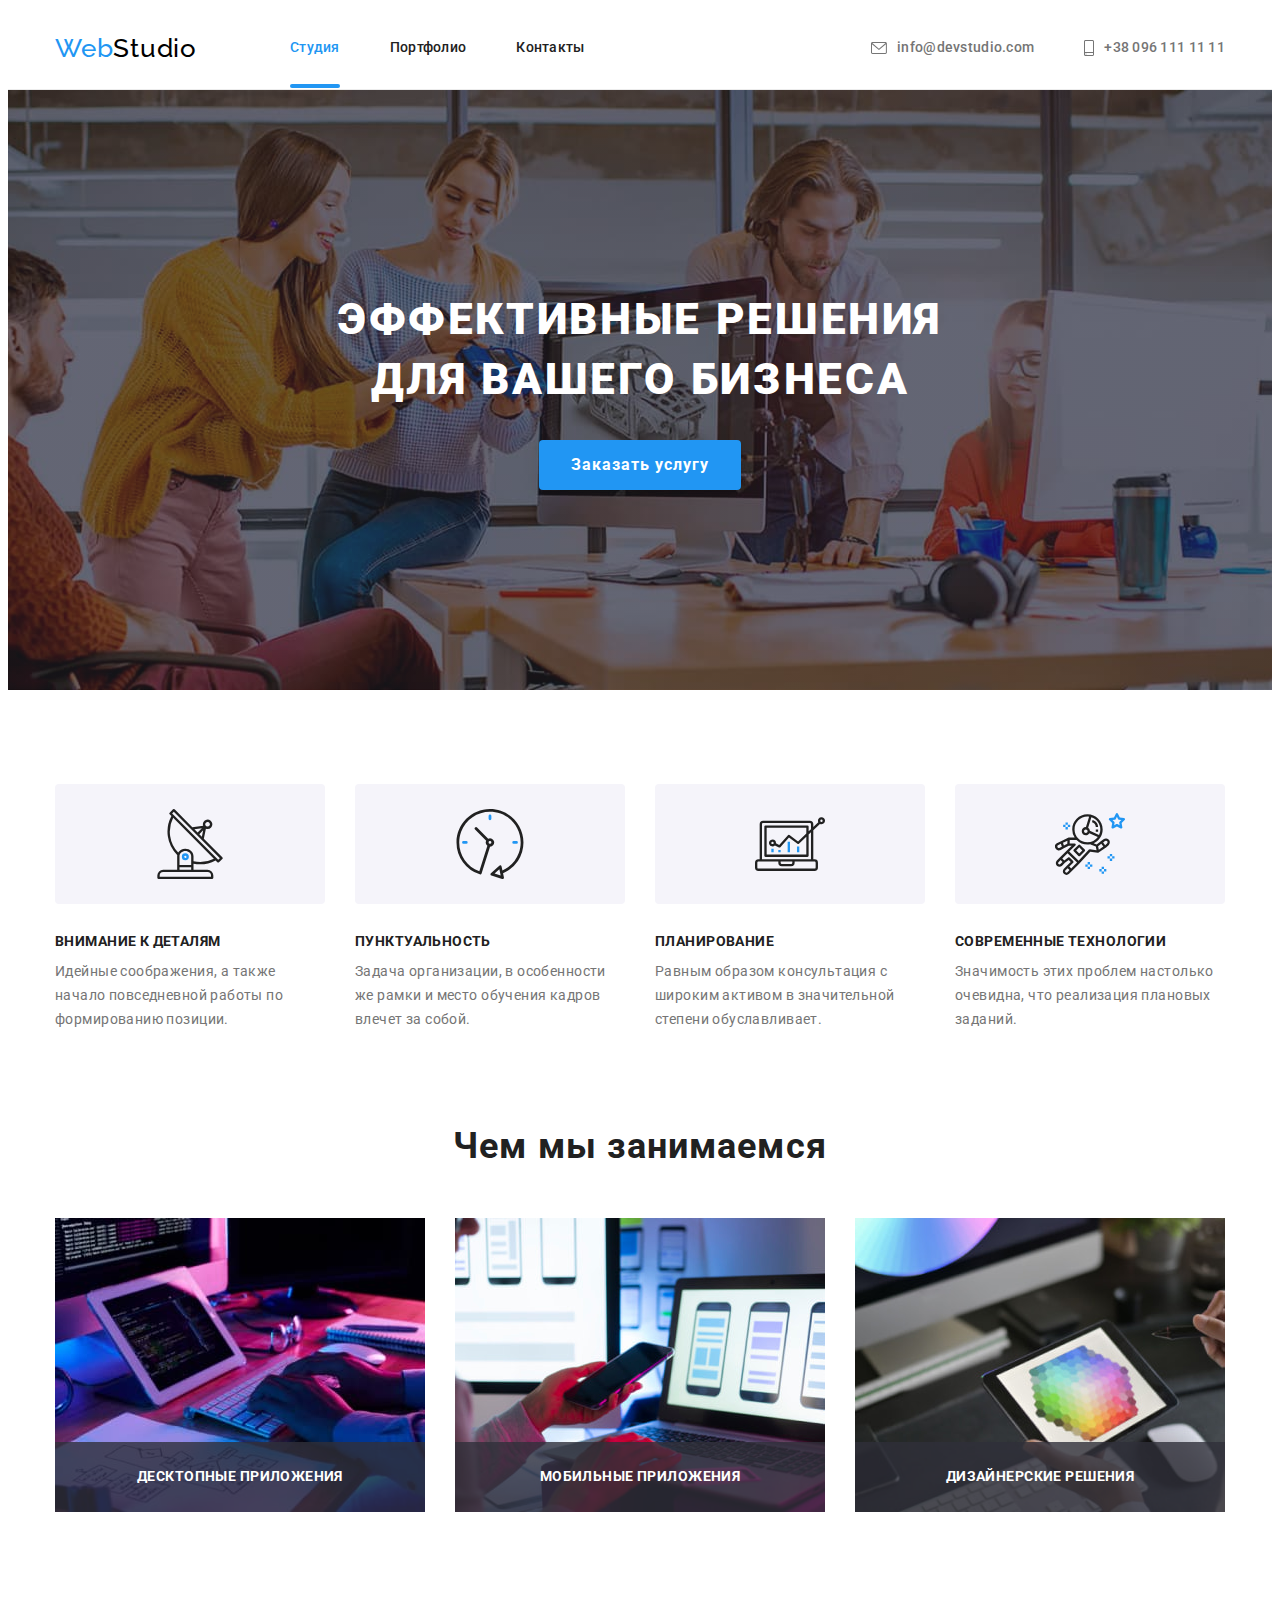
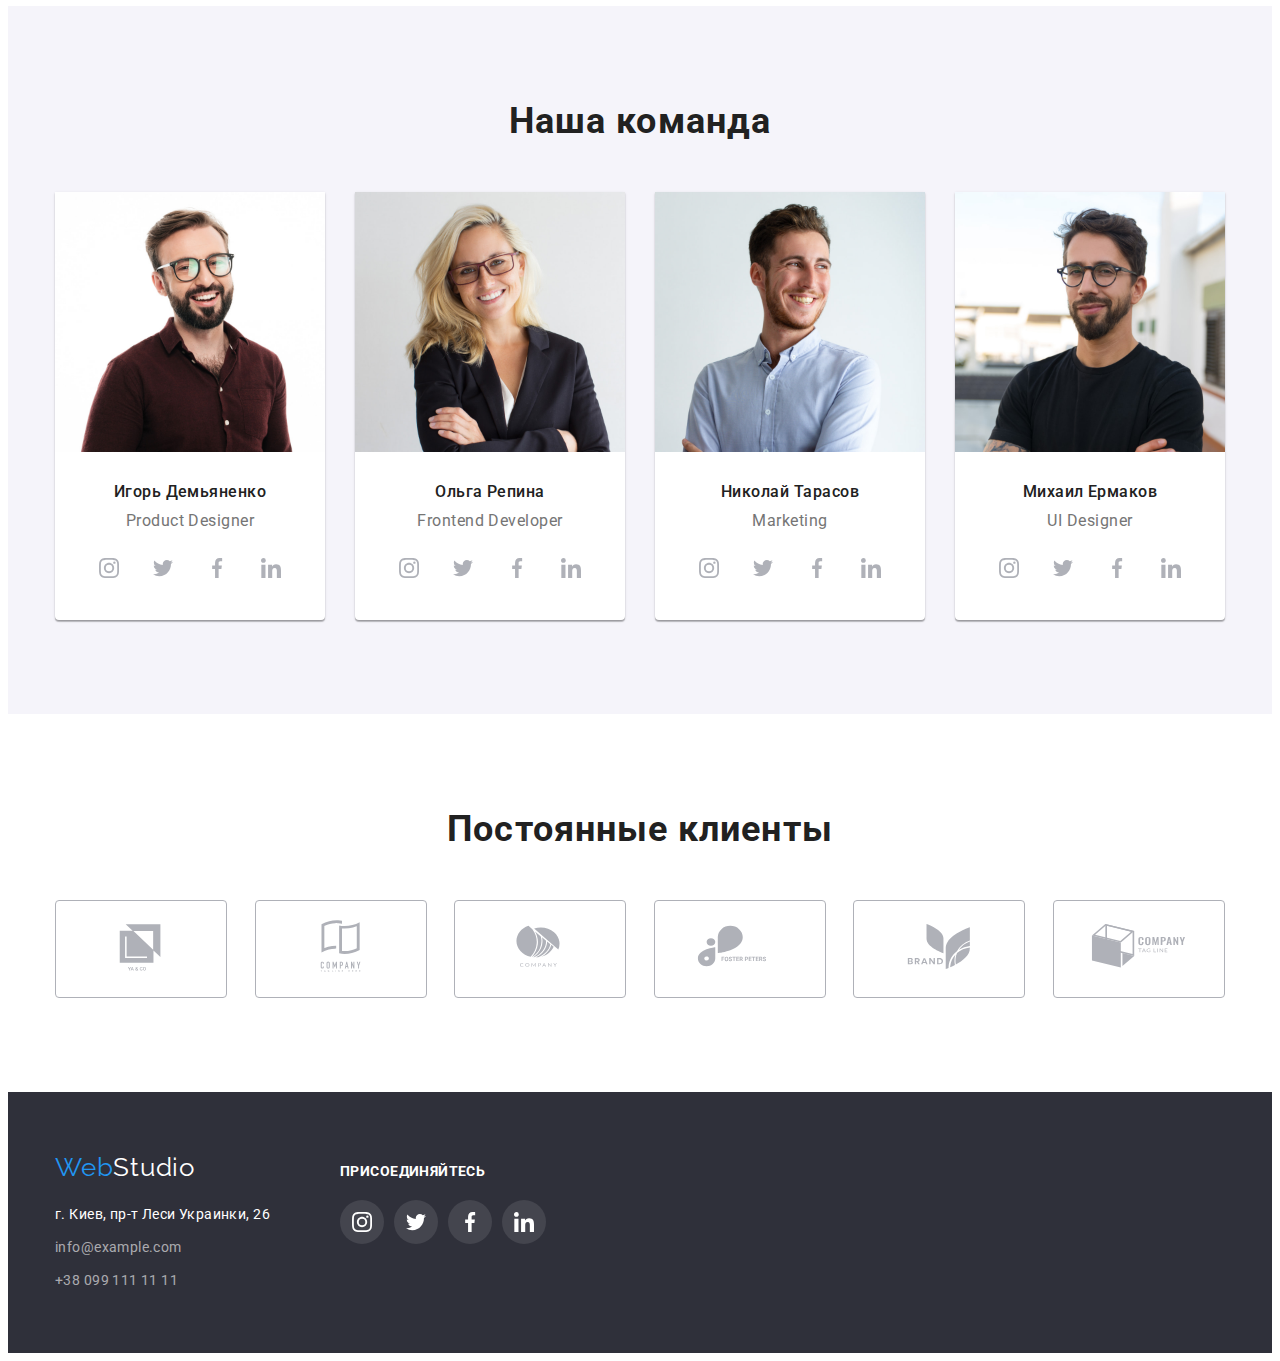
<file: index.html>
<!DOCTYPE html>
<html lang="ru">
<head>
    <meta charset="UTF-8">
    <meta http-equiv="X-UA-Compatible" content="IE=edge">
    <meta name="viewport" content="width=device-width, initial-scale=1.0">
    <title>Студия</title>
    <link rel="preconnect" href="https://fonts.googleapis.com">
    <link rel="preconnect" href="https://fonts.gstatic.com" crossorigin>
    <link href="https://fonts.googleapis.com/css2?family=Raleway:wght@700&family=Roboto:wght@400;500;700;900&display=swap"
        rel="stylesheet">
    <link rel="stylesheet" href="https://cdnjs.cloudflare.com/ajax/libs/modern-normalize/1.1.0/modern-normalize.min.css" integrity="sha512-wpPYUAdjBVSE4KJnH1VR1HeZfpl1ub8YT/NKx4PuQ5NmX2tKuGu6U/JRp5y+Y8XG2tV+wKQpNHVUX03MfMFn9Q==" crossorigin="anonymous" referrerpolicy="no-referrer">
    <link rel="stylesheet" href="./css/styles.css">
</head>
<body>
    <header class="header">
        <div class="container hdr-container">
            <nav class="hdr-navigation">
                <a href="" class="link header-logo"><span class="st-logo">Web</span><span class="end-logo">Studio</span></a>
                <ul class="list hdr-list">
                    <li class="hdr-list-item"><a href="./index.html" class="link nav hdr-list-item current">Студия</a></li>
                    <li class="hdr-list-item"><a href="./portfolio.html" class="link nav hdr-list-item">Портфолио</a> </li>
                    <li class="hdr-list-item"><a href="" class="link nav hdr-list-item">Контакты</a></li>
                </ul>
            </nav>
            <ul class="hdr-connect list">
                <li>
                    <a href="mailto:info@devstudio.com" class="link contacts-header">
                        <svg class="contacts-icon" width="16" height="12">
                            <use href="./images/icons.svg#icon-envelope"></use>
                        </svg>
                        info@devstudio.com</a>
                </li>
                <li>
                    <a href="tel:+380961111111" class="link contacts-header hdr-tel">
                        <svg class="contacts-icon" width="10" height="16">
                            <use href="./images/icons.svg#icon-smartphone"></use>
                        </svg>
                        +38 096 111 11 11</a>
                </li>
            </ul>
        </div>
    </header>
    <main>
        <section class="hero">
            <div class="container">
                <h1 class="hero-text">Эффективные решения<br>для вашего бизнеса</h1>
                <button class="btn-order" type="button" data-modal-open>Заказать услугу</button>
            </div>
        </section>
        <section class="section">
            <h2 class="visually-hidden">Наши преимущества</h2>
            <div class="container">
                <ul class="list supr-list">
                    <li class="supr-item">
                        <div class="supr-icon">
                            <svg width="70" height="70">
                                <use href="./images/icons.svg#icon-antenna-1"></use>
                            </svg>
                        </div>
                        <h3 class="supremacy">Внимание к деталям</h3>
                        <p class="supremacy-text">Идейные соображения, а также начало повседневной работы по формированию позиции.</p>
                    </li>
                    <li class="supr-item">
                        <div class="supr-icon">
                            <svg width="70" height="70">
                                <use href="./images/icons.svg#icon-clock-1"></use>
                            </svg>
                        </div>
                        <h3 class="supremacy">Пунктуальность</h3>
                        <p class="supremacy-text">Задача организации, в особенности же рамки и место обучения кадров влечет за собой.</p>
                    </li>
                    <li class="supr-item">
                        <div class="supr-icon">
                            <svg width="70" height="70">
                                <use href="./images/icons.svg#icon-diagram-1"></use>
                            </svg>
                        </div>
                        <h3 class="supremacy">Планирование</h3>
                        <p class="supremacy-text">Равным образом консультация с широким активом в значительной степени обуславливает.</p>
                    </li>
                    <li class="supr-item">
                        
                        <div class="supr-icon">
                            <svg width="70" height="70">
                                <use href="./images/icons.svg#icon-astronaut-1"></use>
                            </svg>
                        </div><h3 class="supremacy">Современные технологии</h3>
                        <p class="supremacy-text">Значимость этих проблем настолько очевидна, что реализация плановых заданий.</p>
                    </li>
                </ul>
            </div>
        </section>
        <section class="section activities-section">
            <div class="container">
                <h2 class="chapter">Чем мы занимаемся</h2>
                <ul class="list activities">
                    <li class="activity-thumb">
                        <img width="370" src="./images/img1.jpg" alt="вёрстка кода на ПК">
                        <p class="activities-name">Десктопные приложения</p>
                    </li>
                    <li class="activity-thumb">
                        <img width="370" src="./images/img2.jpg" alt="дизайн приложения для смартфона">
                        <p class="activities-name">Мобильные приложения</p>
                    </li>
                    <li class="activity-thumb">
                        <img width="370" src="./images/img3.jpg" alt="палитра цветов на планшете">
                        <p class="activities-name">Дизайнерские решения</p>
                    </li>
                </ul>
            </div>
        </section>
        <section  class="team-color section">
            <div class="container">
                <h2 class="chapter">Наша команда</h2>
                <ul class="list team-list">
                    <li class="team-item">
                        <img width="270" src="./images/photo1.jpg" alt="Парень с бородой и в очках">
                        <h3 class="name">Игорь Демьяненко</h3>
                        <p lang="en" class="specialty">Product Designer</p>
                        <ul class="list social-list">
                            <li>
                                <a class="social-link" href="">
                                    <svg width="20" height="20">
                                        <use href="./images/icons.svg#icon-instagram-2"></use>
                                    </svg>
                                </a>
                            </li>
                            <li>
                                <a class="link social-link" href="">
                                    <svg width="20" height="20">
                                        <use href="./images/icons.svg#icon-twitter-1"></use>
                                    </svg>
                                </a>
                            </li>
                            <li>
                                <a class="social-link" href="">
                                    <svg width="20" height="20">
                                        <use href="./images/icons.svg#icon-facebook-1"></use>
                                    </svg>
                                </a>
                            </li>
                            <li>
                                <a class="social-link" href="">
                                    <svg width="20" height="20">
                                        <use href="./images/icons.svg#icon-linkedin-1"></use>
                                    </svg>
                                </a>
                            </li>
                        </ul>
                    </li>
                    <li class="team-item">
                        <img width="270" src="./images/photo2.jpg" alt="блондинка в очках и чёрном костюме">
                        <h3 class="name">Ольга Репина</h3>
                        <p lang="en" class="specialty">Frontend Developer</p>
                        <ul class="list social-list">
                            <li>
                                <a class="social-link" href="">
                                    <svg width="20" height="20">
                                        <use href="./images/icons.svg#icon-instagram-2"></use>
                                    </svg>
                                </a>
                            </li>
                            <li>
                                <a class="link social-link" href="">
                                    <svg width="20" height="20">
                                        <use href="./images/icons.svg#icon-twitter-1"></use>
                                    </svg>
                                </a>
                            </li>
                            <li>
                                <a class="social-link" href="">
                                    <svg width="20" height="20">
                                        <use href="./images/icons.svg#icon-facebook-1"></use>
                                    </svg>
                                </a>
                            </li>
                            <li>
                                <a class="social-link" href="">
                                    <svg width="20" height="20">
                                        <use href="./images/icons.svg#icon-linkedin-1"></use>
                                    </svg>
                                </a>
                            </li>
                        </ul>
                    </li>
                    <li class="team-item">
                        <img width="270" src="./images/photo3.jpg" alt="улыбающийся парень в белой рубашке">
                        <h3 class="name">Николай Тарасов</h3>
                        <p lang="en" class="specialty">Marketing</p>
                        <ul class="list social-list">
                            <li>
                                <a class="social-link" href="">
                                    <svg width="20" height="20">
                                        <use href="./images/icons.svg#icon-instagram-2"></use>
                                    </svg>
                                </a>
                            </li>
                            <li>
                                <a class="link social-link" href="">
                                    <svg width="20" height="20">
                                        <use href="./images/icons.svg#icon-twitter-1"></use>
                                    </svg>
                                </a>
                            </li>
                            <li>
                                <a class="social-link" href="">
                                    <svg width="20" height="20">
                                        <use href="./images/icons.svg#icon-facebook-1"></use>
                                    </svg>
                                </a>
                            </li>
                            <li>
                                <a class="social-link" href="">
                                    <svg width="20" height="20">
                                        <use href="./images/icons.svg#icon-linkedin-1"></use>
                                    </svg>
                                </a>
                            </li>
                        </ul>
                    </li>
                    <li class="team-item">
                        <img width="270" src="./images/photo4.jpg" alt="парень в очках с бородой в чёрной футболке">
                        <h3 class="name">Михаил Ермаков</h3>
                        <p lang="en" class="specialty">UI Designer</p>
                        <ul class="list social-list">
                            <li>
                                <a class="social-link" href="">
                                    <svg width="20" height="20">
                                        <use href="./images/icons.svg#icon-instagram-2"></use>
                                    </svg>
                                </a>
                            </li>
                            <li>
                                <a class="link social-link" href="">
                                    <svg width="20" height="20">
                                        <use href="./images/icons.svg#icon-twitter-1"></use>
                                    </svg>
                                </a>
                            </li>
                            <li>
                                <a class="social-link" href="">
                                    <svg width="20" height="20">
                                        <use href="./images/icons.svg#icon-facebook-1"></use>
                                    </svg>
                                </a>
                            </li>
                            <li>
                                <a class="social-link" href="">
                                    <svg width="20" height="20">
                                        <use href="./images/icons.svg#icon-linkedin-1"></use>
                                    </svg>
                                </a>
                            </li>
                        </ul>
                    </li>
                </ul>
            </div>
        </section>
        <section class="section">
            <div class="container">
                <h2 class="chapter">Постоянные клиенты</h2>
                <ul class="list clients-list">
                    <li>
                        <a class="client-item" href="">
                            <svg width="106" height="60">
                                <use href="./images/icons.svg#icon-Logo"></use>
                            </svg>
                        </a>
                    </li>
                    <li>
                        <a class="client-item" href="">
                            <svg width="106" height="60">
                                <use href="./images/icons.svg#icon-Logo-1"></use>
                            </svg>
                        </a>
                    </li>
                    <li>
                        <a class="client-item" href="">
                            <svg width="106" height="60">
                                <use href="./images/icons.svg#icon-Logo-2"></use>
                            </svg>
                        </a>
                    </li>
                    <li>
                        <a class="client-item" href="">
                            <svg width="106" height="60">
                                <use href="./images/icons.svg#icon-Logo-3"></use>
                            </svg>
                        </a>
                    </li>
                    <li>
                        <a class="client-item" href="">
                            <svg width="106" height="60">
                                <use href="./images/icons.svg#icon-Logo-4"></use>
                            </svg>
                        </a>
                    </li>
                    <li>
                        <a class="client-item" href="">
                            <svg width="106" height="60">
                                <use href="./images/icons.svg#icon-Logo-5"></use>
                            </svg>
                        </a>
                    </li>
                </ul>
            </div>
        </section>
    </main>
    <footer class="footer">
        <div class="container ftr-container">
            <div>
                <a href="" class="link"><span class="st-logo">Web</span><span class="end-logo-footer">Studio</span></a>
                <address class="ftr-address">
                    <ul class="list">
                        <li class="ftr-item">
                            <a class="link address" target="_blank" rel="norefferer noopener"
                                href="https://goo.gl/maps/YGMbGr7U3puSNSVq7">г. Киев, пр-т Леси Украинки, 26</a>
                        </li>
                        <li class="ftr-item">
                            <a class="link contacts-footer" href="mailto:info@example.com">info@example.com</a>
                        </li>
                        <li class="ftr-item">
                            <a class="link contacts-footer" href="tel:+380991111111">+38 099 111 11 11</a>
                        </li>
                    </ul>
                </address>
            </div>
            <div class="join-us">
                <p class="join-us-text">
                    присоединяйтесь
                </p>
                <ul class="list ftr-social-list">
                    <li>
                        <a class="link ftr-social-link" href="">
                            <svg width="20" height="20">
                                <use href="./images/icons.svg#icon-instagram-2"></use>
                            </svg>
                        </a>
                    </li>
                    <li>
                        <a class="link ftr-social-link" href="">
                            <svg width="20" height="20">
                                <use href="./images/icons.svg#icon-twitter-1"></use>
                            </svg>
                        </a>
                    </li>
                    <li>
                        <a class="link ftr-social-link" href="">
                            <svg width="20" height="20">
                                <use href="./images/icons.svg#icon-facebook-1"></use>
                            </svg>
                        </a>
                    </li>
                    <li>
                        <a class="link ftr-social-link" href="">
                            <svg width="20" height="20">
                                <use href="./images/icons.svg#icon-linkedin-1"></use>
                            </svg>
                        </a>
                    </li>
            </div>
        </div>
    </footer>
    <div class="backdrop is-hidden" data-modal>
        <div class="modal">
            <button type="button" class="close-modal" data-modal-close>
                <svg class="close-icon" width="18" height="18">
                    <use href="./images/icons.svg#icon-close"></use>
                </svg>
            </button>
        </div>
    </div>
    <script src="./js/modal.js"></script>
</body>
</html>
</file>
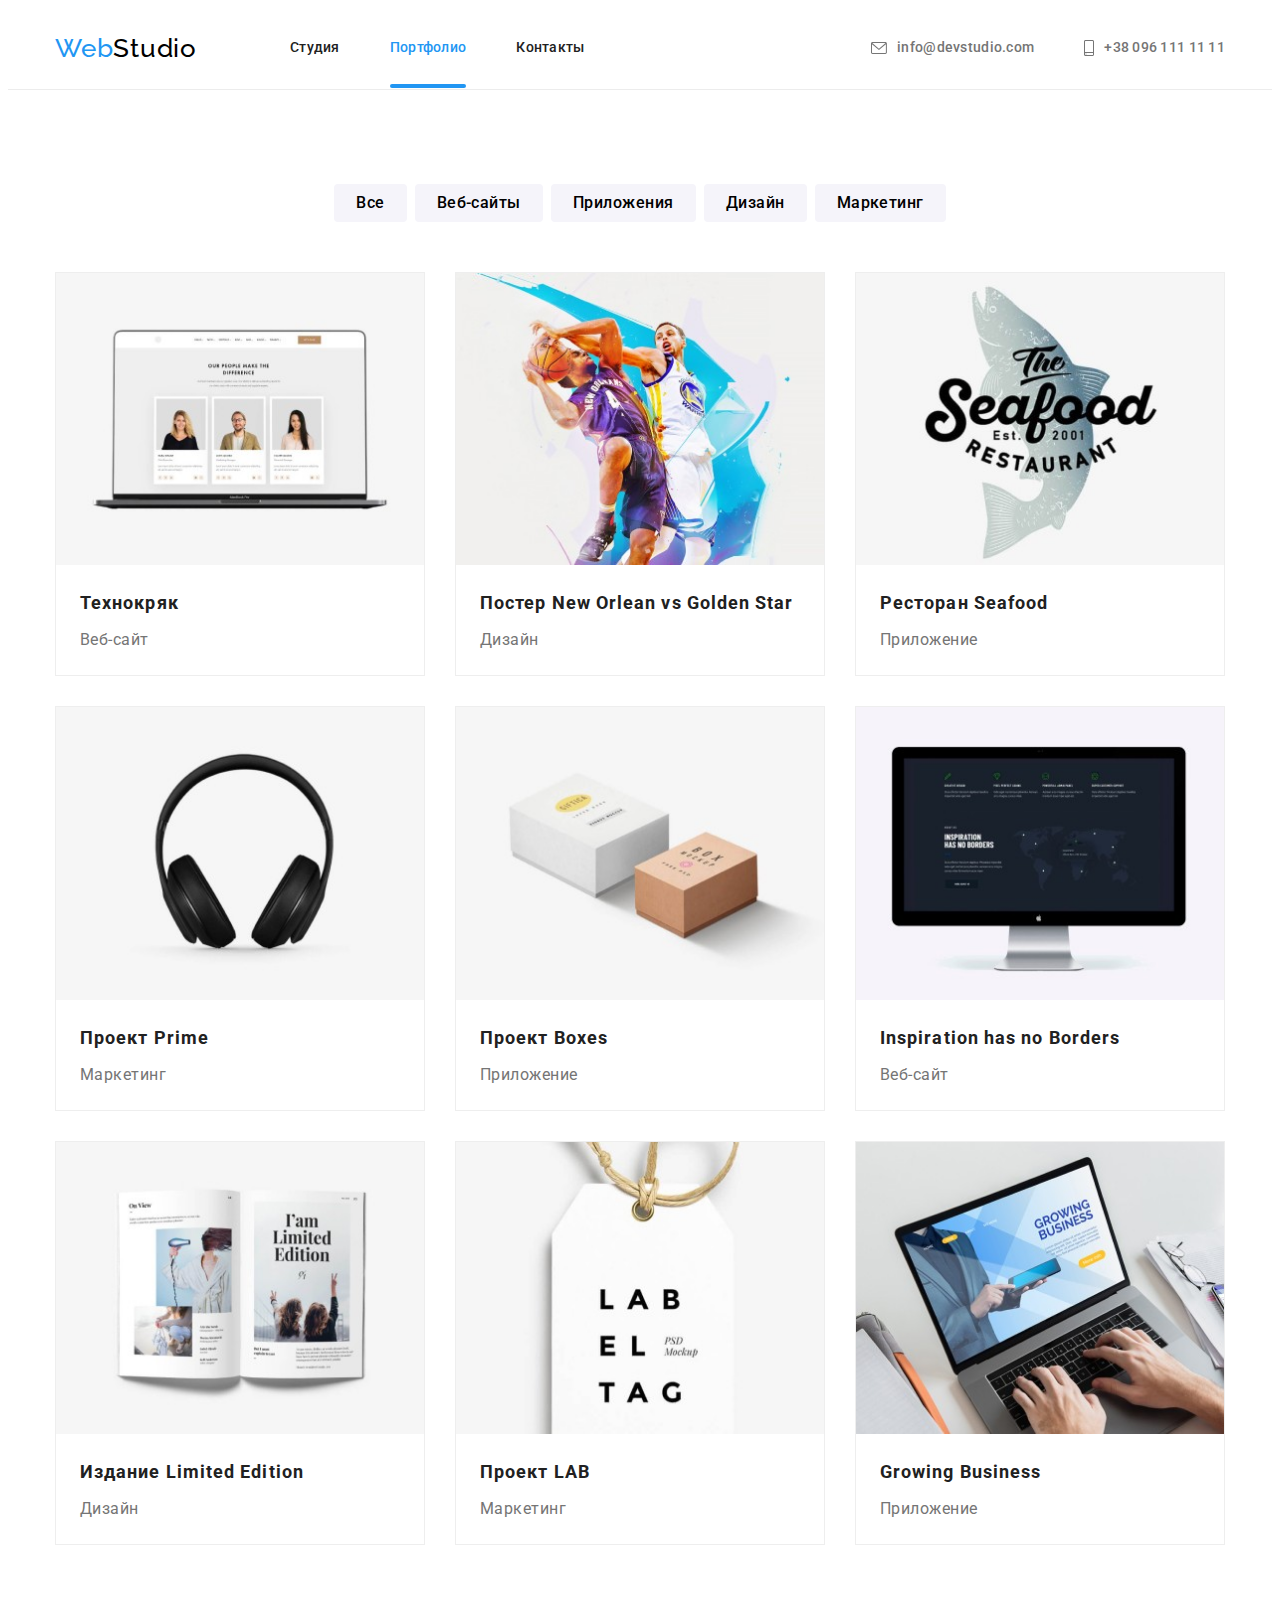
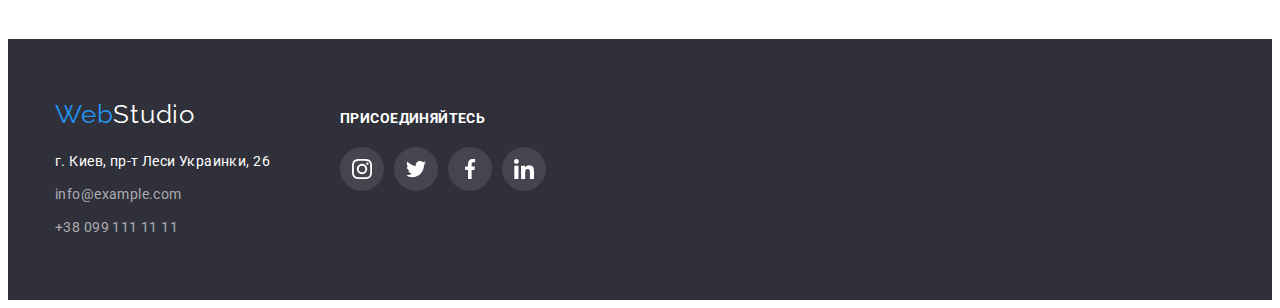
<file: portfolio.html>
<!DOCTYPE html>
<html lang="ru">
<head>
    <meta charset="UTF-8">
    <meta http-equiv="X-UA-Compatible" content="IE=edge">
    <meta name="viewport" content="width=device-width, initial-scale=1.0">
    <title>Портфолио</title>
    <link rel="preconnect" href="https://fonts.googleapis.com">
    <link rel="preconnect" href="https://fonts.gstatic.com" crossorigin>
    <link href="https://fonts.googleapis.com/css2?family=Raleway:wght@700&family=Roboto:wght@400;500;700;900&display=swap"
        rel="stylesheet">
    <link rel="stylesheet" href="https://cdnjs.cloudflare.com/ajax/libs/modern-normalize/1.1.0/modern-normalize.min.css" integrity="sha512-wpPYUAdjBVSE4KJnH1VR1HeZfpl1ub8YT/NKx4PuQ5NmX2tKuGu6U/JRp5y+Y8XG2tV+wKQpNHVUX03MfMFn9Q==" crossorigin="anonymous" referrerpolicy="no-referrer">
    <link rel="stylesheet" href="./css/styles.css">
</head>
<body>
    <header class="header">
        <div class="container hdr-container">
            <nav class="hdr-navigation">
                <a href="" class="link header-logo"><span class="st-logo">Web</span><span class="end-logo">Studio</span></a>
                <ul class="list hdr-list">
                    <li class="hdr-list-item"><a href="./index.html" class="link nav">Студия</a></li>
                    <li class="hdr-list-item"><a href="./portfolio.html" class="link nav hdr-list-item current">Портфолио</a> </li>
                    <li class="hdr-list-item"><a href="" class="link nav hdr-list-item">Контакты</a></li>
                </ul>
            </nav>
            <ul class="hdr-connect list">
                <li>
                    <a href="mailto:info@devstudio.com" class="link contacts-header">
                        <svg class="contacts-icon" width="16" height="12">
                            <use href="./images/icons.svg#icon-envelope"></use>
                        </svg>
                        info@devstudio.com</a>
                </li>
                <li>
                    <a href="tel:+380961111111" class="link contacts-header hdr-tel">
                        <svg class="contacts-icon" width="10" height="16">
                            <use href="./images/icons.svg#icon-smartphone"></use>
                        </svg>
                        +38 096 111 11 11</a>
                </li>
            </ul>
        </div>
    </header>
    <main>
        <section class="section">
            <div class="container">
                <ul class="list filter-list">
                    <li class="filter-item"><button class="btn-filter" type="button">Все</button></li>
                    <li class="filter-item"><button class="btn-filter" type="button">Веб-сайты</button></li>
                    <li class="filter-item"><button class="btn-filter" type="button">Приложения</button></li>
                    <li class="filter-item"><button class="btn-filter" type="button">Дизайн</button></li>
                    <li class="filter-item"><button class="btn-filter" type="button">Маркетинг</button></li>
                </ul>
                <ul class="list flex-container">
                    <li class="flex-item">
                        <div class="project-wrap">
                            <img width="370" src="./images/pf1.jpg" alt="веб-страница на экране ноутбука">
                            <p class="project-top-text">Технокряк это современная площадка распространения коронавируса. Компании используют эту платформу для цифрового шпионажа и атак на защищённые сервера конкурентов.</p>
                        </div>
                        <div class="project-text">
                            <h2 class="project-name">Технокряк</h2>
                            <p class="project-category">Веб-сайт</p>
                        </div>
                    </li>
                    <li class="flex-item">
                        <div class="project-wrap">
                            <img width="370" src="./images/pf2.jpg" alt="два баскетболиста борятся за мяч">
                            <p class="project-top-text">Lorem ipsum, dolor sit amet consectetur adipisicing elit. Reiciendis impedit delectus numquam, optio quisquam explicabo sapiente totam ab, error, mollitia perferendis voluptatum ex quaerat officiis sit laudantium veritatis placeat eum!</p>
                        </div>
                        <div class="project-text">
                            <h2 class="project-name">Постер <span lang="en">New Orlean vs Golden Star</span></h2>
                            <p class="project-category">Дизайн</p>
                        </div>
                    </li>
                    <li class="flex-item">
                        <div class="project-wrap">
                            <img width="370" src="./images/pf3.jpg" alt="Лейбл рыбного ресторана">
                            <p class="project-top-text">Lorem ipsum, dolor sit amet consectetur adipisicing elit. Expedita error eum, sit sequi perspiciatis optio quas saepe temporibus magni fugiat.</p>
                        </div>
                        <div class="project-text">
                            <h2 class="project-name">Ресторан <span lang="en">Seafood</span></h2>
                            <p class="project-category">Приложение</p>
                        </div>
                    </li>
                    <li class="flex-item">
                        <div class="project-wrap">
                            <img width="370" src="./images/pf4.jpg" alt="чёрные наушники">
                            <p class="project-top-text">Lorem ipsum dolor sit amet consectetur adipisicing elit. Pariatur, sit?</p>
                        </div>
                        <div class="project-text">
                            <h2 class="project-name">Проект <span lang="en">Prime</span></h2>
                            <p class="project-category">Маркетинг</p>
                        </div>
                    </li>
                    <li class="flex-item">
                        <div class="project-wrap">
                            <img width="370" src="./images/pf5.jpg" alt="белая и коричневая коробки">
                            <p class="project-top-text">Lorem ipsum dolor sit amet consectetur adipisicing elit. Obcaecati vitae in sed iste? Velit, possimus!</p>
                        </div>
                        <div class="project-text">
                            <h2 class="project-name">Проект <span lang="en">Boxes</span></h2>
                            <p class="project-category">Приложение</p>
                        </div>
                    </li>
                    <li class="flex-item">
                        <div class="project-wrap">
                            <img width="370" src="./images/pf6.jpg" alt="монитор с катрой мира">
                            <p class="project-top-text">Lorem ipsum dolor sit amet consectetur, adipisicing elit. Similique distinctio dignissimos placeat molestias doloremque adipisci. Error, odit? Nobis, at cupiditate.</p>
                        </div>
                        <div class="project-text">
                            <h2 class="project-name" lang="en">Inspiration has no Borders</h2>
                            <p class="project-category">Веб-сайт</p>
                        </div>
                    </li>
                    <li class="flex-item">
                        <div class="project-wrap">
                            <img width="370" src="./images/pf7.jpg" alt="открытая книга">
                            <p class="project-top-text">Lorem ipsum, dolor sit amet consectetur adipisicing elit. Quibusdam consequatur numquam dolor omnis provident distinctio labore incidunt in assumenda veritatis.</p>
                        </div>
                        <div class="project-text">
                            <h2 class="project-name">Издание <span lang="en">Limited Edition</span></h2>
                            <p class="project-category">Дизайн</p>
                        </div>
                    </li>
                    <li class="flex-item">
                        <div class="project-wrap">
                            <img width="370" src="./images/pf8.jpg" alt="белая этикетка на шнурке">
                            <p class="project-top-text">Lorem ipsum dolor sit amet consectetur adipisicing elit. Nostrum eos totam autem quisquam! Architecto, rem?</p>
                        </div>
                        <div class="project-text">
                            <h2 class="project-name">Проект <span lang="en">LAB</span></h2>
                            <p class="project-category">Маркетинг</p>
                        </div>
                    </li>
                    <li class="flex-item">
                        <div class="project-wrap">
                            <img width="370" src="./images/pf9.jpg" alt="руки на клавиатуре ноутбука">
                            <p class="project-top-text">Lorem ipsum dolor sit amet consectetur adipisicing elit. Velit placeat delectus nam, corporis iure perspiciatis eos officia quibusdam ab vitae.</p>
                        </div>
                        <div class="project-text">
                            <h2 class="project-name" lang="en">Growing Business</h2>
                            <p class="project-category">Приложение</p>
                        </div>
                    </li>
                </ul>
            </div>
        </section>
    </main>
    <footer class="footer">
        <div class="container ftr-container">
            <div>
                <a href="" class="link"><span class="st-logo">Web</span><span class="end-logo-footer">Studio</span></a>
                <address class="ftr-address">
                    <ul class="list">
                        <li class="ftr-item">
                            <a class="link address" target="_blank" rel="norefferer noopener"
                                href="https://goo.gl/maps/YGMbGr7U3puSNSVq7">г. Киев, пр-т Леси Украинки, 26</a>
                        </li>
                        <li class="ftr-item">
                            <a class="link contacts-footer" href="mailto:info@example.com">info@example.com</a>
                        </li>
                        <li class="ftr-item">
                            <a class="link contacts-footer" href="tel:+380991111111">+38 099 111 11 11</a>
                        </li>
                    </ul>
                </address>
            </div>
            <div class="join-us">
                <p class="join-us-text">
                    присоединяйтесь
                </p>
                <ul class="list ftr-social-list">
                    <li>
                        <a class="link ftr-social-link" href="">
                            <svg width="20" height="20">
                                <use href="./images/icons.svg#icon-instagram-2"></use>
                            </svg>
                        </a>
                    </li>
                    <li>
                        <a class="link ftr-social-link" href="">
                            <svg width="20" height="20">
                                <use href="./images/icons.svg#icon-twitter-1"></use>
                            </svg>
                        </a>
                    </li>
                    <li>
                        <a class="link ftr-social-link" href="">
                            <svg width="20" height="20">
                                <use href="./images/icons.svg#icon-facebook-1"></use>
                            </svg>
                        </a>
                    </li>
                    <li>
                        <a class="link ftr-social-link" href="">
                            <svg width="20" height="20">
                                <use href="./images/icons.svg#icon-linkedin-1"></use>
                            </svg>
                        </a>
                    </li>
            </div>
        </div>
    </footer>
</body>
</html>
</file>
<file: css/styles.css>
/* General rules*/

:root {
  --background-color: #2f303a;
  --logo-color: #2196f3;
  --chapter-color: #212121;
  --description-color: #757575;
  --light-color: #fff;
  --btn-order-hov-color: #188ce8;
  --btn-order-shad-color: rgba(0, 0, 0, 0.15);
  --btn-filter-color: #f5f4fa;
  --team-color: #f5f4fa;
  --con-foot-color: rgba(255, 255, 255, 0.6);
  --social-icon: #AFB1B8;
  --project-border: #eeeeee;
}
*,
*::before,
*::after {
  box-sizing: border-box;
}
body {
  font-family: "Roboto", sans-serif;
  color: var(--chapter-color);
}
.list {
  list-style: none;
}
.link {
  text-decoration: none;
}
.visually-hidden {
  position: absolute;
  white-space: nowrap;
  width: 1px;
  height: 1px;
  overflow: hidden;
  border: 0;
  padding: 0;
  clip: rect(0 0 0 0);
  clip-path: inset(50%);
  margin: -1px;
}
.container {
  width: 1200px;
  padding-left: 15px;
  padding-right: 15px;
  margin: 0 auto;
}
p,
h1,
h2,
h3,
h4,
h5,
h6 {
  margin: 0;
}
ul {
  margin: 0;
  padding: 0;
}
img {
  display: block;
  max-width: 100%;
  height: auto;
}

/*Header*/

.header {
  font-weight: 500;
  font-size: 14px;
  line-height: 1.14;
  letter-spacing: 0.02em;
  border-bottom: 1px solid #ececec;
  background-color: var(--light-color);
  /* padding-top: 25px;
  padding-bottom: 25px; */
}
.header-logo{
  padding-top: 25px;
  padding-bottom: 25px;
}
.hdr-container {
  display: flex;
  align-items: center;
}
.hdr-navigation {
  display: flex;
}
.hdr-list {
  display: flex;
  margin-left: 93px;
  align-items: center;
}
.hdr-list-item {
  position: relative;
  margin-right: 50px;
}
.hdr-list-item:last-child {
  margin-right: 0px;
}
.hdr-connect {
  display: flex;
  margin-left: auto;
}
.hdr-tel {
  margin-left: 50px;
}
.st-logo {
  font-family: "Raleway", sans-serif;
  font-size: 26px;
  line-height: 1.19;
  letter-spacing: 0.03em;
  color: var(--logo-color);
}
.end-logo {
  font-family: "Raleway", sans-serif;
  font-size: 26px;
  line-height: 1.19;
  letter-spacing: 0.03em;
  color: #000;
}
.nav {
  color: var(--chapter-color);
  text-align: center;
  padding-top: 32px;
  padding-bottom: 32px;
  transition: color 250ms cubic-bezier(0.4, 0, 0.2, 1);
}
.contacts-header {
  display: flex;
  align-items: center;
  color: var(--description-color);
  padding-top: 32px;
  padding-bottom: 32px;
  transition: color 250ms cubic-bezier(0.4, 0, 0.2, 1),
  fill 250ms cubic-bezier(0.4, 0, 0.2, 1);
}
.contacts-icon {
  object-fit: contain;
  object-position: center;
  margin-right: 10px;
  fill: currentColor;
}
.current,
.nav:hover,
.nav:focus,
.contacts-header:hover,
.contacts-header:focus,
.contacts-footer:hover,
.contacts-footer:focus {
  color: var(--logo-color);
  fill: var(--logo-color);
}
.section {
  padding-top: 94px;
  padding-bottom: 94px;
}
.current::after{
  content: '';
  position: absolute;
  bottom: -1px;
  height: 4px;
  width: 100%;
  border-radius: 2px;
  background-color: var(--logo-color);
  display: flex;
}

/*MAIN*/

.hero {
  background: var(--background-color);
  text-align: center;
  padding: 200px 0;
  max-width: 1600px;
  margin-left: auto;
  margin-right: auto;
  background-image: linear-gradient(
    rgba(47, 48, 58, 0.4),
    rgba(47, 48, 58, 0.4)
  ),
  url(../images/hero.jpg);
  background-size: cover;
  background-repeat: no-repeat;
  background-position: center;
}
.hero-text {
  font-weight: 900;
  font-size: 44px;
  line-height: 1.36;
  text-align: center;
  letter-spacing: 0.06em;
  text-transform: uppercase;
  color: var(--light-color);
  margin-bottom: 30px;
}
.btn-order {
  cursor: pointer;
  background-color: var(--logo-color);
  box-shadow: 0px 4px 4px var(--btn-order-shad-color);
  border-radius: 4px;
  border-width: 0px;
  font-family: "Roboto";
  font-weight: 700;
  font-size: 16px;
  line-height: 1.88;
  display: flex;
  align-items: center;
  text-align: center;
  letter-spacing: 0.06em;
  color: var(--light-color);
  margin: 0 auto;
  padding: 10px 32px;
  transition: background-color 250ms cubic-bezier(0.4, 0, 0.2, 1);
}
.btn-order:hover {
  background-color: var(--btn-order-hov-color);
}
.supremacy {
  font-size: 14px;
  line-height: 1.14;
  letter-spacing: 0.03em;
  text-transform: uppercase;
  margin-bottom: 10px;
}
.supr-list {
  display: flex;
  justify-content: space-between;
}
.supr-item {
  width: 270px;
}
.supremacy-text {
  font-size: 14px;
  line-height: 1.71;
  letter-spacing: 0.03em;
  color: var(--description-color);
}
.supr-icon{
  display: flex;
  justify-content: center;
  align-items: center;
  height: 120px;
  background-color: var(--team-color);
  border-radius: 4px;
  margin-bottom: 30px;
}
.activities-section {
  padding-top: 0px;
}
.activities {
  display: flex;
  justify-content: space-between;
}
.activity-thumb{
  position: relative;
}
.activities-name{
  position: absolute;
  bottom: 0;
  width: 100%;
  padding: 27px 0px;
  font-weight: 700;
  font-size: 14px;
  line-height: 1.14;
  text-align: center;
  letter-spacing: 0.03em;
  text-transform: uppercase;
  color: var(--light-color);
  background-color: rgba(47, 48, 58, 0.8);;
}
.team-color {
  background: var(--team-color);
}
.team-list {
  display: flex;
}
.team-item {
  background-color: var(--light-color);
  width: 270px;
  box-shadow: 0px 1px 3px rgba(0, 0, 0, 0.12), 0px 1px 1px rgba(0, 0, 0, 0.14),
    0px 2px 1px rgba(0, 0, 0, 0.2);
  border-radius: 0px 0px 4px 4px;
  padding-bottom: 30px;
}
.team-item:not(:last-child) {
  margin-right: 30px;
}
.chapter {
  font-size: 36px;
  line-height: 1.17;
  text-align: center;
  letter-spacing: 0.03em;
  margin-bottom: 50px;
}
.name {
  font-weight: 500;
  font-size: 16px;
  line-height: 1.19;
  text-align: center;
  letter-spacing: 0.03em;
  margin-top: 30px;
  margin-bottom: 10px;
}
.specialty {
  font-size: 16px;
  line-height: 1.19;
  text-align: center;
  letter-spacing: 0.03em;
  color: var(--description-color);
}
.social-list{
  display: flex;
  padding: 16px 32px 0px;
  justify-content: space-between;
}
.social-link{
  display: flex;
  padding: 12px;
  border-radius: 50%;
  fill: var(--social-icon);
  transition: background-color 250ms cubic-bezier(0.4, 0, 0.2, 1),
  fill 250ms cubic-bezier(0.4, 0, 0.2, 1);
}
.social-link:hover,
.social-link:focus{
  background-color: var(--logo-color);
  fill: var(--light-color);
}
.clients-list{
  display: flex;
  flex-wrap: wrap;
  justify-content: space-between;
}
.client-item{
display: block;
padding: 16px 32px;
border: 1px solid var(--social-icon);
border-radius: 4px;
fill: var(--social-icon);
transition: fill 250ms cubic-bezier(0.4, 0, 0.2, 1),
border-color 250ms cubic-bezier(0.4, 0, 0.2, 1);
}
.client-item:hover,
.client-item:focus{
fill: var(--logo-color);
border-color: var(--logo-color);
}

/*FOOTER*/

.footer {
  background: var(--background-color);
  padding-top: 60px;
  padding-bottom: 60px;
}
.ftr-address {
  display: flex;
  flex-direction: column;
  margin-top: 20px;
}
.end-logo-footer {
  font-family: "Raleway", sans-serif;
  font-size: 26px;
  line-height: 1.19;
  letter-spacing: 0.03em;
  color: var(--light-color);
}
.address {
  font-style: normal;
  font-size: 14px;
  line-height: 1.71;
  letter-spacing: 0.03em;
  color: var(--light-color);
}
.contacts-footer {
  font-style: normal;
  font-size: 14px;
  line-height: 1.71;
  letter-spacing: 0.03em;
  color: var(--con-foot-color);
  transition: color 250ms cubic-bezier(0.4, 0, 0.2, 1);
}
.ftr-item:not(:first-child) {
  margin-top: 9px;
}
.ftr-container{
display: flex;
}
.join-us{
margin-left: 70px;
padding: 12px 0px 40px;
}
.join-us-text{
  margin-bottom: 20px;
  font-weight: 700;
font-size: 14px;
line-height: 1.14;
letter-spacing: 0.03em;
text-transform: uppercase;
color: var(--light-color);
}
.ftr-social-list{
  display: flex;
}
.ftr-social-link{
  display: flex;
  padding: 12px;
  margin-right: 10px;
  border-radius: 50%;
  background: rgba(255, 255, 255, 0.1);
  fill: var(--light-color);
  transition: background-color 250ms cubic-bezier(0.4, 0, 0.2, 1);
}
.ftr-social-link:focus,
.ftr-social-link:hover{
  background-color: var(--logo-color);
}

/*PORTFOLIO*/

.project-name {
  font-size: 18px;
  line-height: 2;
  letter-spacing: 0.06em;
  margin-bottom: 4px;
}
.project-category {
  font-size: 16px;
  line-height: 1.87;
  letter-spacing: 0.03em;
  color: var(--description-color);
}
.project-text {
  padding: 20px 24px;
}
.btn-filter {
  cursor: pointer;
  background: var(--btn-filter-color);
  border-radius: 4px;
  font-family: "Roboto";
  font-weight: 500;
  font-size: 16px;
  line-height: 1.62;
  text-align: center;
  letter-spacing: 0.03em;
  height: 38px;
  padding: 6px 22px;
  border: 0px;
  transition: box-shadow 250ms cubic-bezier(0.4, 0, 0.2, 1);
}
.btn-filter:active {
  background: var(--logo-color);
  box-shadow: 0px 3px 1px rgba(0, 0, 0, 0.1), 0px 1px 2px rgba(0, 0, 0, 0.08),
    0px 2px 2px rgba(0, 0, 0, 0.12);
  color: var(--light-color);
}
.btn-filter:hover,
.btn-filter:focus{
  box-shadow: 0px 3px 1px rgba(0, 0, 0, 0.1), 0px 1px 2px rgba(0, 0, 0, 0.08),
  0px 2px 2px rgba(0, 0, 0, 0.12);
  background: var(--logo-color);
  color: var(--light-color);
}
.filter-list {
  display: flex;
  flex-direction: row;
  justify-content: center;
  margin-bottom: 50px;
}
.filter-item:not(:last-child) {
  margin-right: 8px;
}
.flex-container {
  display: flex;
  flex-wrap: wrap;
}
.flex-item {
  width: 370px;
  margin-right: 30px;
  margin-bottom: 30px;
  border: 1px solid var(--project-border);
  box-sizing: border-box;
  transition: box-shadow 250ms cubic-bezier(0.4, 0, 0.2, 1);
}
.flex-item:nth-child(3n) {
  margin-right: 0px;
}
.flex-item:nth-last-child(-n + 3) {
  margin-bottom: 0px;
}
.flex-item:hover {
  box-shadow: 0px 1px 1px rgba(0, 0, 0, 0.12), 0px 4px 4px rgba(0, 0, 0, 0.06), 1px 4px 6px rgba(0, 0, 0, 0.16);
}
.project-wrap{
  position: relative;
  overflow: hidden;
}
.project-top-text{
  position: absolute;
  top: 0%;
  left: 0%;
  width: 100%;
  height: 100%;
  font-size: 18px;
  padding: 63px 24px;
  line-height: 1.56;
  letter-spacing: 0.03em;
  color: var(--light-color);
  background-color: rgba(33, 150, 243, 0.9);;
  transform: translateY(101%);

}
.flex-item:hover .project-top-text{
  transform: translateY(0%);
  overflow: auto;
  transition: transform 250ms cubic-bezier(0.4, 0, 0.2, 1);
}

/* Модальное окно */

.backdrop{
  position: fixed;
  top: 0px;
  left: 0px;
  width: 100vw;
  height: 100vh;
  background: rgba(0, 0, 0, 0.2);
  transition: opacity 200ms cubic-bezier(0.4, 0, 0.2, 1),
  visibility 250ms cubic-bezier(0.4, 0, 0.2, 1);
}
.backdrop.is-hidden .modal{
  transform: scale(.1) rotate(-45deg) translate(0.5vw, 0.5vh);
}
.modal{
  position: absolute;
  top: 50%;
  left: 50%;
  width: 528px;
  min-height: 581px;
  background: #FFFFFF;
  box-shadow: 0px 1px 3px rgba(0, 0, 0, 0.12), 0px 1px 1px rgba(0, 0, 0, 0.14), 0px 2px 1px rgba(0, 0, 0, 0.2);
  border-radius: 4px;
  transform: scale(1) rotate(0) translate(-50%, -50%);
  transition: transform 300ms;
}
.close-modal{
  position: absolute;
  width: 30px;
  height: 30px;
  right: 8px;
  top: 8px;
  background: var(--light-color);
  border: 1px solid rgba(0, 0, 0, 0.1);
  border-radius: 50%;
}
.close-icon{
  display: flex;
  justify-content: center;
  align-items: center;
  fill: #000;
}
.is-hidden{
  visibility: hidden;
  opacity: 0%;
  pointer-events: none;
}
</file>
